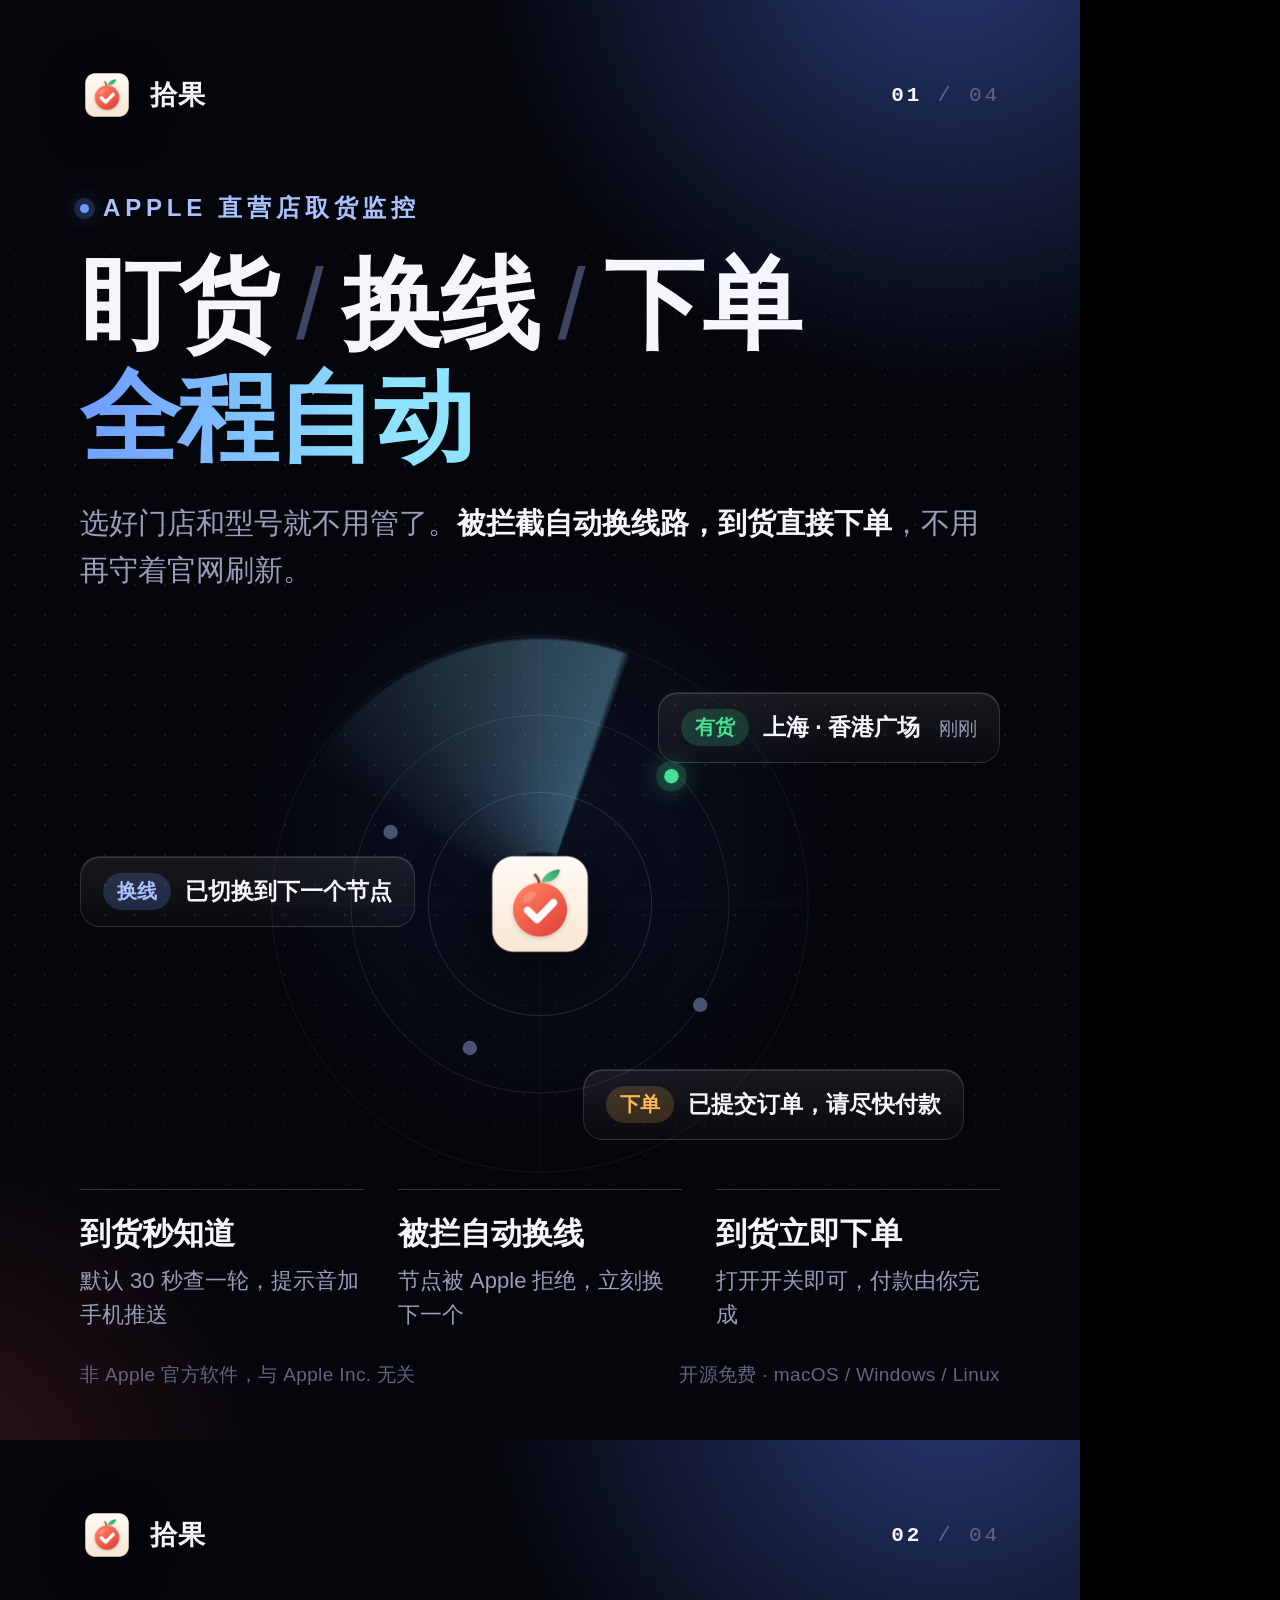
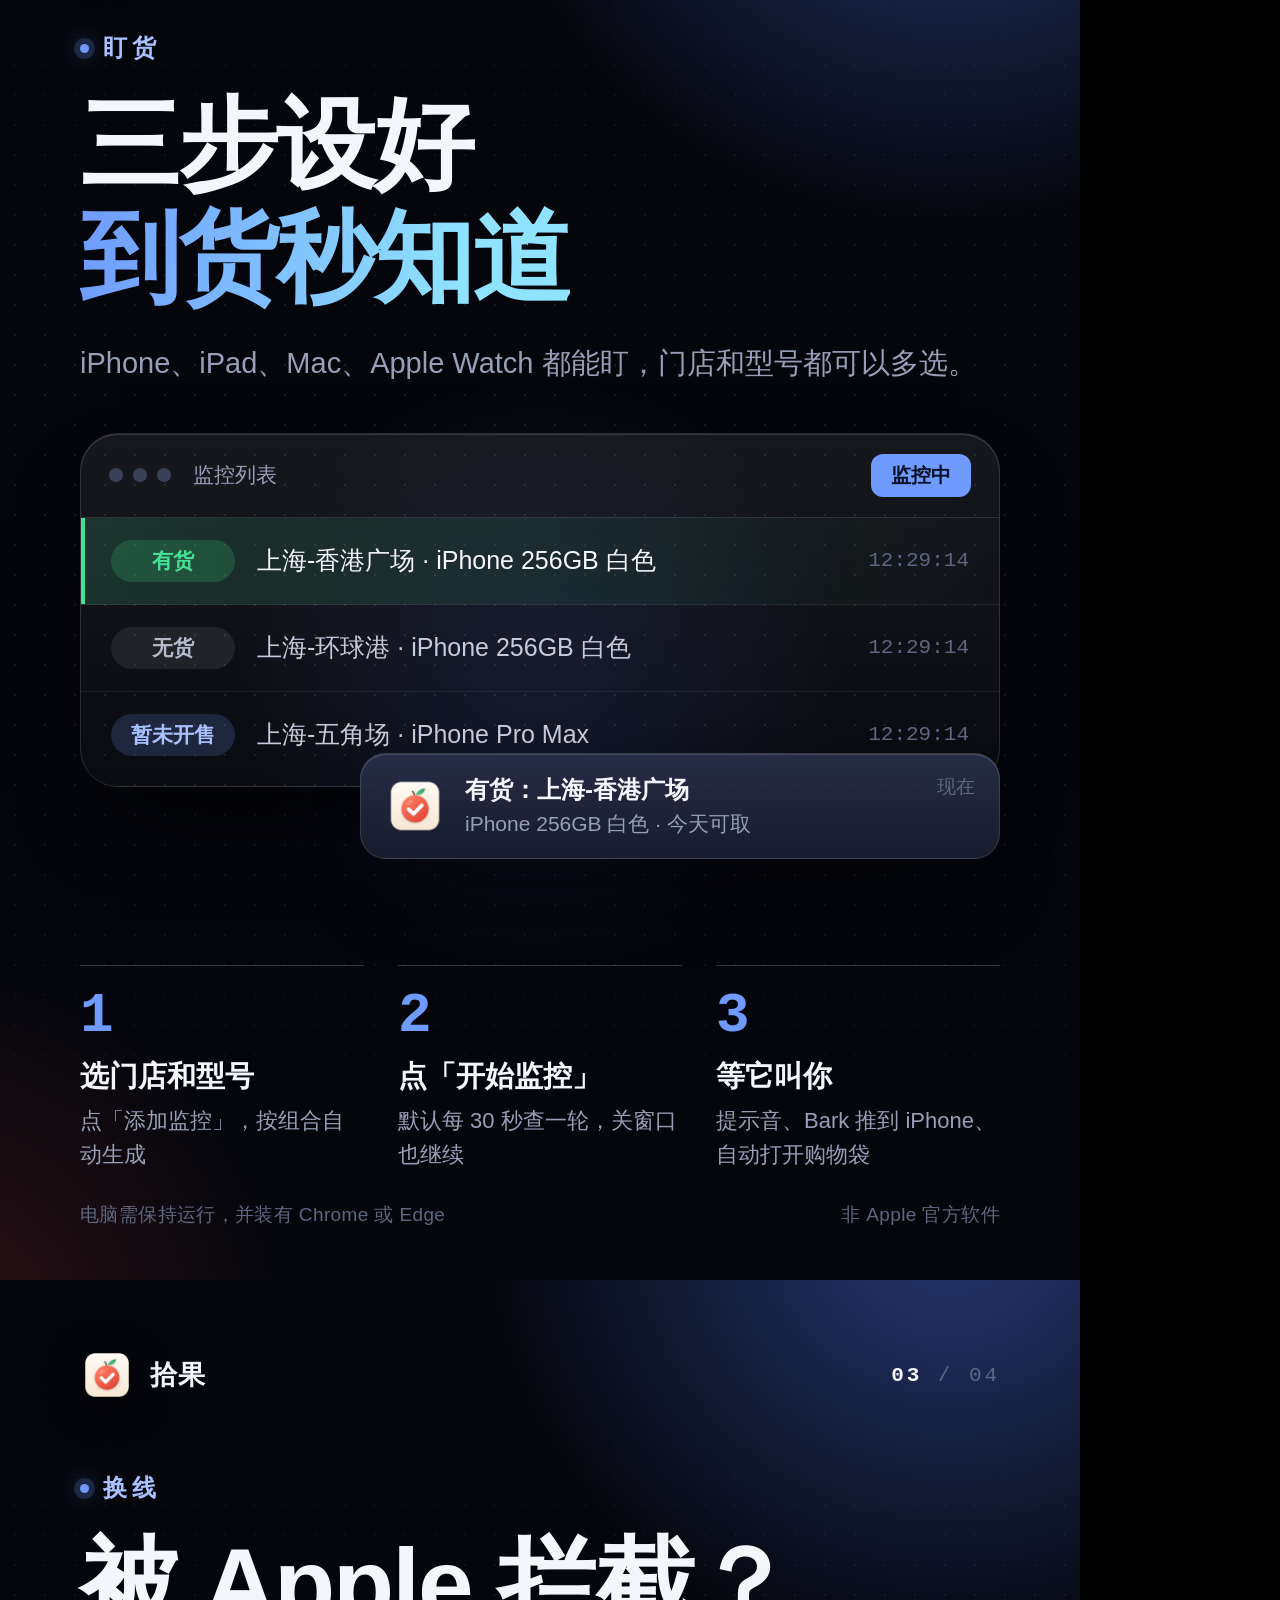
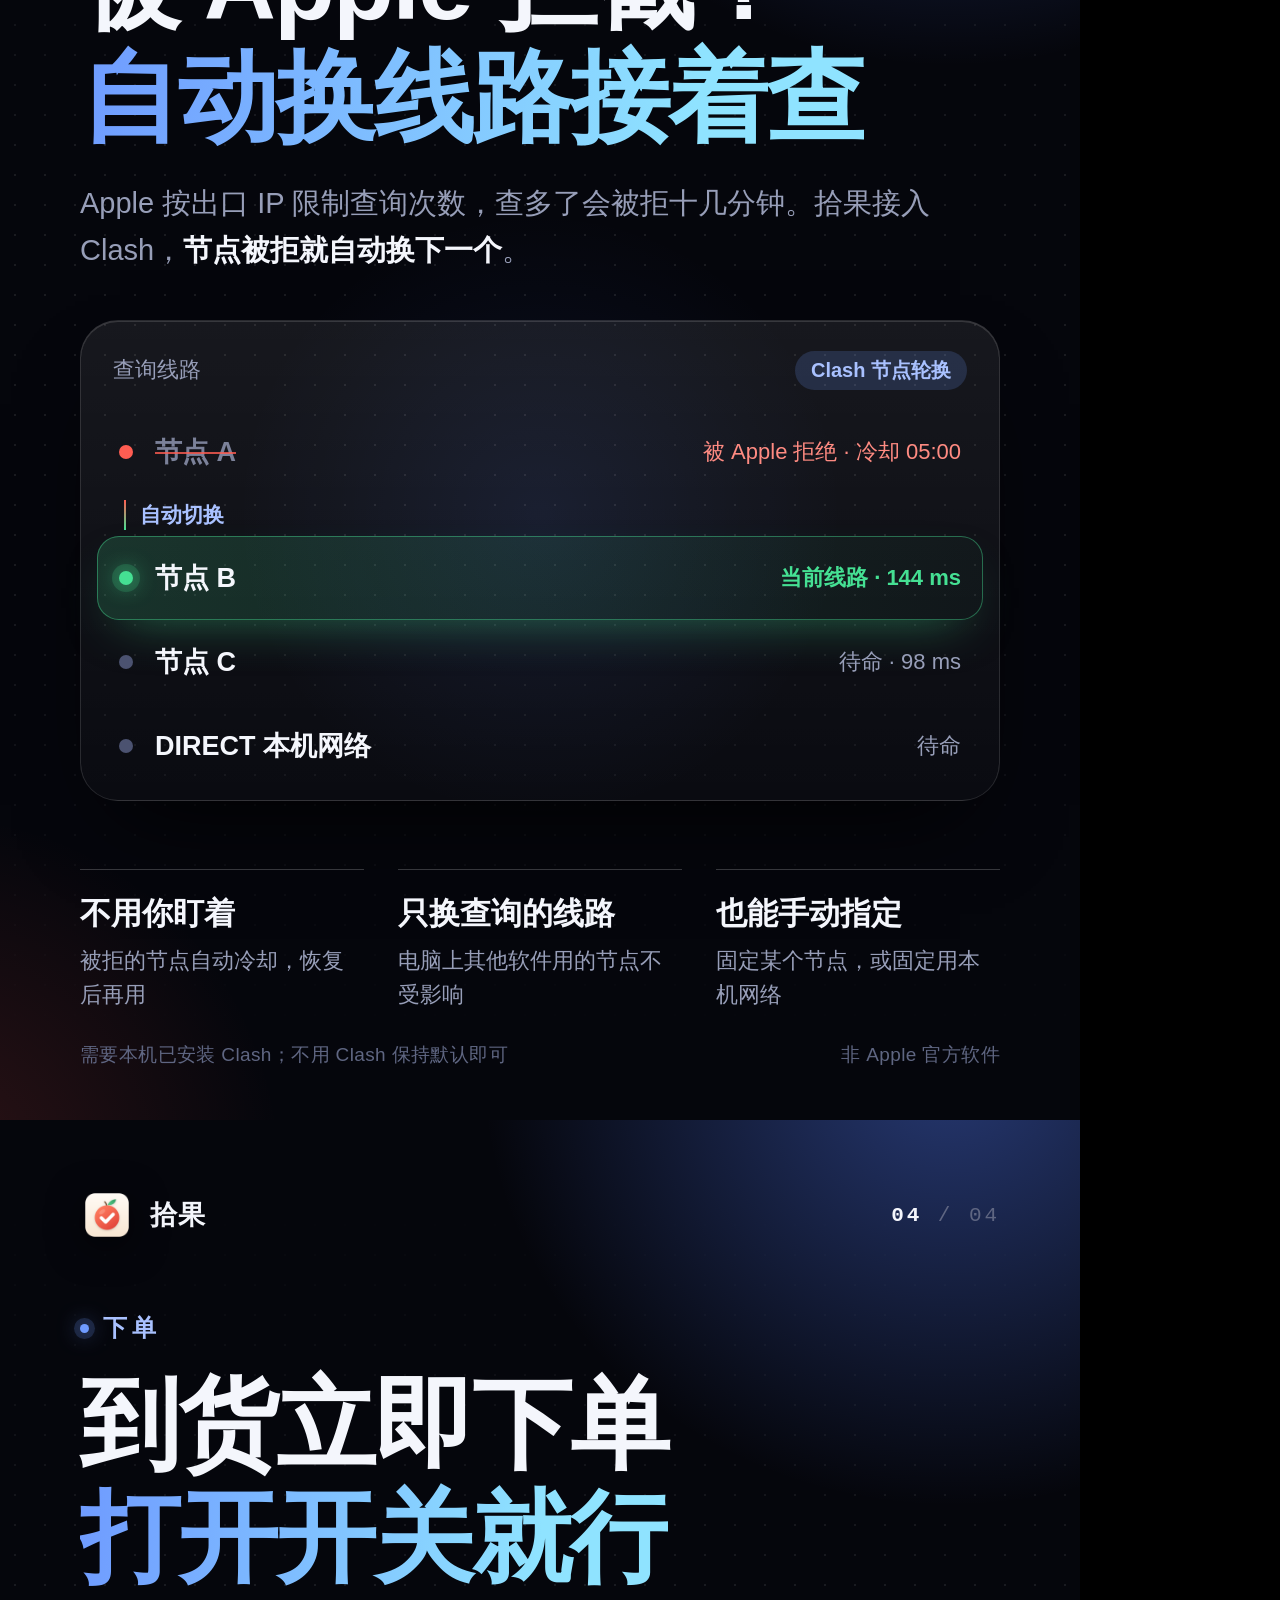
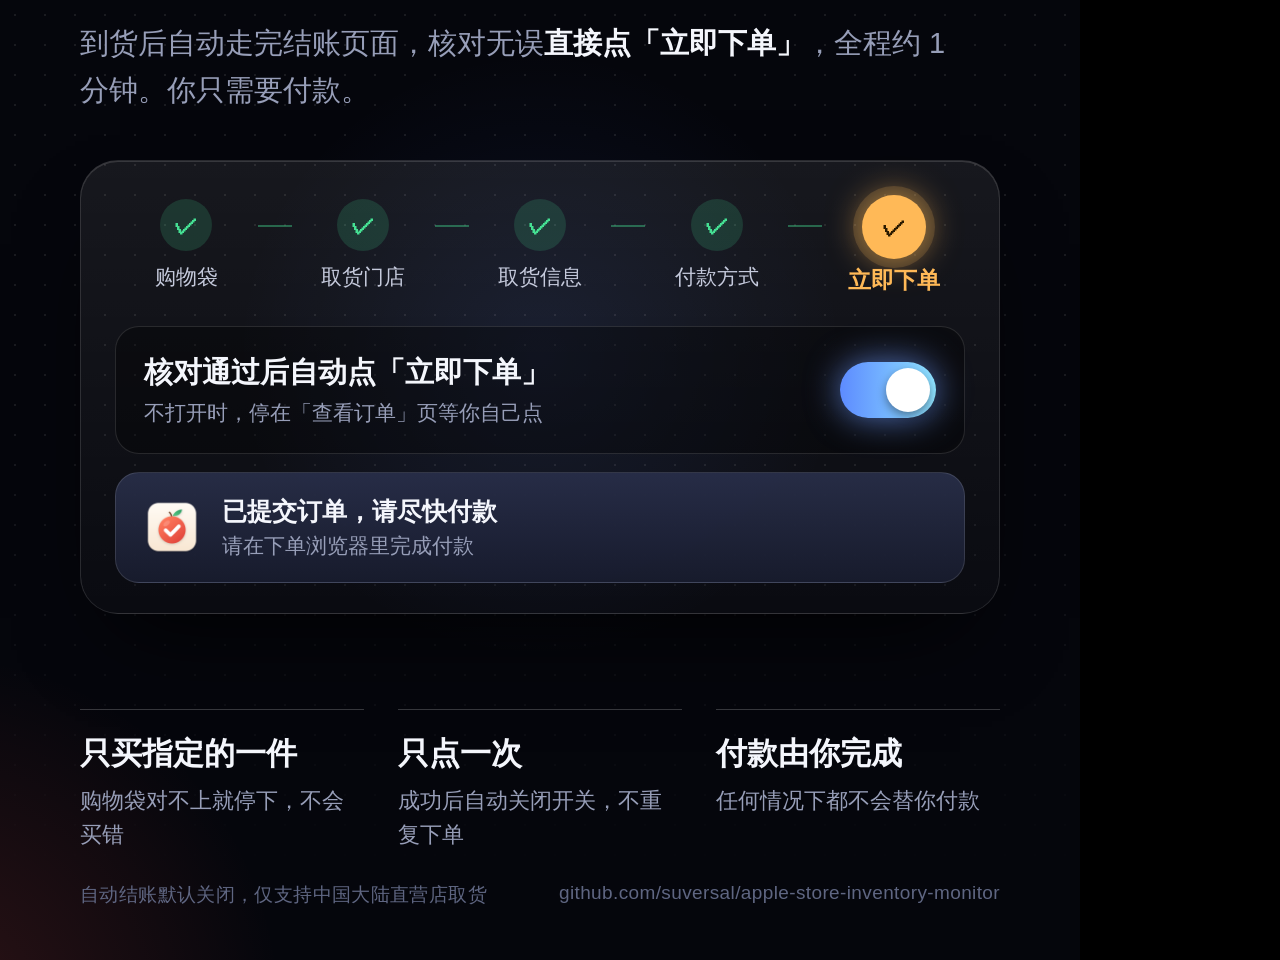
<file: docs/promo/poster.html>
<!doctype html>
<html lang="zh-CN">
<head>
<meta charset="utf-8">
<title>拾果 · 海报</title>
<style>
  :root {
    --ink: #05060c;
    --text: #f4f6fc;
    --muted: #979eb8;
    --dim: #5f6682;
    --line: rgba(255, 255, 255, 0.12);
    --blue: #6f9bff;
    --ice: #8fe3ff;
    --green: #45e093;
    --red: #ff5d52;
    --amber: #ffb957;
  }
  * { box-sizing: border-box; margin: 0; padding: 0; }
  html, body { background: #000; }
  body {
    font-family: -apple-system, BlinkMacSystemFont, "SF Pro Display", "PingFang SC", "Microsoft YaHei", sans-serif;
    color: var(--text);
    -webkit-font-smoothing: antialiased;
  }
  .mono { font-family: "SF Mono", Menlo, Consolas, monospace; }

  .slide {
    position: relative;
    display: flex;
    flex-direction: column;
    width: 1080px;
    height: 1440px;
    padding: 68px 80px 52px;
    overflow: hidden;
    background: var(--ink);
  }
  .slide::before {
    content: "";
    position: absolute; inset: 0;
    background:
      radial-gradient(62% 44% at 88% -4%, rgba(84, 126, 255, 0.42), transparent 70%),
      radial-gradient(46% 36% at -6% 104%, rgba(255, 86, 74, 0.16), transparent 70%),
      radial-gradient(40% 30% at 50% 58%, rgba(84, 126, 255, 0.10), transparent 70%);
  }
  .slide::after {
    content: "";
    position: absolute; inset: 0;
    background-image: radial-gradient(rgba(255, 255, 255, 0.085) 1px, transparent 1.4px);
    background-size: 30px 30px;
    -webkit-mask-image: linear-gradient(180deg, transparent 4%, #000 34%, #000 62%, transparent 96%);
  }
  .slide > * { position: relative; z-index: 1; }

  .top { display: flex; align-items: center; gap: 16px; }
  .top img { width: 54px; height: 54px; filter: drop-shadow(0 8px 18px rgba(0, 0, 0, 0.6)); }
  .top .name { font-size: 27px; font-weight: 700; letter-spacing: 0.04em; }
  .top .idx { margin-left: auto; color: var(--dim); font-size: 21px; letter-spacing: 0.14em; }
  .top .idx b { color: var(--text); font-weight: 600; }

  .kicker { display: inline-flex; align-items: center; gap: 14px; margin-top: 70px; color: #a9c1ff; font-size: 24px; font-weight: 600; letter-spacing: 0.2em; }
  .kicker::before { content: ""; width: 9px; height: 9px; border-radius: 50%; background: var(--blue); box-shadow: 0 0 0 6px rgba(111, 155, 255, 0.18), 0 0 22px var(--blue); }
  h1 { margin-top: 24px; font-size: 100px; line-height: 1.13; font-weight: 800; letter-spacing: -0.02em; }
  h1 .g { background: linear-gradient(96deg, #6f9bff 0%, #8fe3ff 78%); -webkit-background-clip: text; background-clip: text; color: transparent; }
  h1 .sl { margin: 0 20px; color: #3d4563; font-style: normal; font-weight: 300; }
  .sub { margin-top: 26px; max-width: 900px; color: var(--muted); font-size: 29px; line-height: 1.62; }
  .sub b { color: var(--text); font-weight: 600; }

  .glass {
    border: 1px solid var(--line);
    background: linear-gradient(180deg, rgba(255, 255, 255, 0.075), rgba(255, 255, 255, 0.022));
    box-shadow: 0 44px 90px -40px #000, inset 0 1px 0 rgba(255, 255, 255, 0.14);
  }
  .stage { margin-top: 46px; border-radius: 38px; }

  .cols { display: grid; grid-template-columns: repeat(3, 1fr); gap: 34px; margin-top: auto; }
  .cols > div { padding-top: 24px; border-top: 1px solid rgba(255, 255, 255, 0.2); }
  .cols .n { font-size: 31px; font-weight: 700; line-height: 1.3; }
  .cols .p { margin-top: 10px; color: var(--muted); font-size: 22px; line-height: 1.55; }
  .foot { display: flex; justify-content: space-between; margin-top: 30px; color: var(--dim); font-size: 19px; letter-spacing: 0.02em; }

  /* 01 封面：雷达 */
  .radar-wrap { position: relative; height: 560px; margin-top: 30px; }
  .radar { position: absolute; left: 50%; top: 50%; width: 600px; height: 600px; transform: translate(-50%, -50%) scale(0.9); }
  .radar svg { position: absolute; inset: 0; }
  .sweep { position: absolute; inset: 0; border-radius: 50%; background: conic-gradient(from 20deg, rgba(111, 155, 255, 0) 0deg, rgba(111, 155, 255, 0) 280deg, rgba(143, 227, 255, 0.34) 358deg, rgba(111, 155, 255, 0) 360deg); -webkit-mask-image: radial-gradient(circle, transparent 13%, #000 14%, #000 69%, transparent 70%); }
  .core { position: absolute; left: 50%; top: 50%; width: 132px; height: 132px; transform: translate(-50%, -50%); filter: drop-shadow(0 18px 40px rgba(0, 0, 0, 0.8)); }
  .blip { position: absolute; width: 16px; height: 16px; border-radius: 50%; }
  .blip.on { background: var(--green); box-shadow: 0 0 0 9px rgba(69, 224, 147, 0.16), 0 0 30px var(--green); }
  .blip.off { background: #4b5270; }
  .chip { position: absolute; display: flex; align-items: center; gap: 14px; padding: 16px 22px; border-radius: 20px; white-space: nowrap; }
  .chip .tg { padding: 5px 14px; border-radius: 999px; font-size: 20px; font-weight: 700; }
  .chip .tx { font-size: 23px; font-weight: 600; }
  .chip .sm { color: var(--muted); font-size: 19px; font-weight: 400; }
  .tg.ok { background: rgba(69, 224, 147, 0.18); color: var(--green); }
  .tg.rt { background: rgba(111, 155, 255, 0.2); color: #a9c1ff; }
  .tg.od { background: rgba(255, 185, 87, 0.18); color: var(--amber); }

  /* 02 盯货：窗口 */
  .win { padding: 0 0 8px; overflow: hidden; }
  .win .bar { display: flex; align-items: center; gap: 10px; padding: 20px 28px; border-bottom: 1px solid var(--line); }
  .win .bar i { width: 14px; height: 14px; border-radius: 50%; background: #3a4058; }
  .win .bar span { margin-left: 12px; color: var(--muted); font-size: 21px; }
  .win .bar em { margin-left: auto; padding: 8px 20px; border-radius: 12px; background: var(--blue); color: #071026; font-style: normal; font-size: 20px; font-weight: 700; }
  .rowi { display: flex; align-items: center; gap: 22px; padding: 22px 30px; border-bottom: 1px solid rgba(255, 255, 255, 0.07); font-size: 25px; }
  .rowi:last-child { border-bottom: 0; }
  .rowi .st { flex: none; width: 124px; padding: 7px 0; border-radius: 999px; text-align: center; font-size: 21px; font-weight: 700; }
  .rowi .t { margin-left: auto; color: var(--dim); font-size: 21px; }
  .rowi.hit { background: linear-gradient(90deg, rgba(69, 224, 147, 0.16), rgba(69, 224, 147, 0)); box-shadow: inset 4px 0 0 var(--green); }
  .st.in { background: rgba(69, 224, 147, 0.18); color: var(--green); }
  .st.out { background: rgba(255, 255, 255, 0.08); color: #b4b9cc; }
  .st.soon { background: rgba(111, 155, 255, 0.18); color: #a9c1ff; }
  .rowi .dimtx { color: #c5cadc; }
  .push { display: flex; align-items: center; gap: 20px; width: 640px; margin: -34px 0 0 auto; padding: 20px 24px; border-radius: 26px; background: linear-gradient(180deg, rgba(40, 46, 72, 0.96), rgba(24, 28, 46, 0.96)); }
  .push img { width: 60px; height: 60px; flex: none; }
  .push .a { font-size: 24px; font-weight: 700; }
  .push .b { margin-top: 4px; color: var(--muted); font-size: 21px; }
  .push .c { margin-left: auto; align-self: flex-start; color: var(--dim); font-size: 19px; }
  .steps3 { display: grid; grid-template-columns: repeat(3, 1fr); gap: 34px; margin-top: auto; }
  .steps3 > div { padding-top: 22px; border-top: 1px solid rgba(255, 255, 255, 0.2); }
  .steps3 .k { color: var(--blue); font-size: 56px; font-weight: 800; line-height: 1; letter-spacing: -0.03em; }
  .steps3 .n { margin-top: 14px; font-size: 29px; font-weight: 700; line-height: 1.3; }
  .steps3 .p { margin-top: 8px; color: var(--muted); font-size: 22px; line-height: 1.55; }

  /* 03 换线：节点 */
  .nodes { padding: 12px 0; }
  .nodes .hd { display: flex; align-items: center; padding: 18px 32px 20px; color: var(--muted); font-size: 22px; }
  .nodes .hd b { margin-left: auto; padding: 6px 16px; border-radius: 999px; background: rgba(111, 155, 255, 0.18); color: #a9c1ff; font-size: 20px; font-weight: 600; }
  .node { display: flex; align-items: center; gap: 22px; margin: 0 16px; padding: 24px 22px; border-radius: 22px; font-size: 27px; font-weight: 600; }
  .node .dot { flex: none; width: 14px; height: 14px; border-radius: 50%; background: #4b5270; }
  .node .r { margin-left: auto; color: var(--muted); font-size: 22px; font-weight: 400; }
  .node.bad { color: #7b8199; }
  .node.bad .nm { text-decoration: line-through; text-decoration-color: rgba(255, 93, 82, 0.8); }
  .node.bad .dot { background: var(--red); }
  .node.bad .r { color: #ff8b82; }
  .node.now { background: linear-gradient(90deg, rgba(69, 224, 147, 0.17), rgba(69, 224, 147, 0.03)); box-shadow: inset 0 0 0 1px rgba(69, 224, 147, 0.42), 0 20px 50px -24px rgba(69, 224, 147, 0.5); }
  .node.now .dot { background: var(--green); box-shadow: 0 0 0 7px rgba(69, 224, 147, 0.18), 0 0 22px var(--green); }
  .node.now .r { color: var(--green); font-weight: 600; }
  .hop { display: flex; align-items: center; gap: 14px; margin: 6px 0 6px 43px; color: #a9c1ff; font-size: 21px; font-weight: 600; }
  .hop::before { content: ""; width: 2px; height: 30px; background: linear-gradient(var(--red), var(--green)); }

  /* 04 下单 */
  .order { padding: 34px 34px 30px; }
  .rail { display: flex; align-items: center; }
  .rail .s { flex: 1; text-align: center; }
  .rail .c { display: grid; place-items: center; width: 52px; height: 52px; margin: 0 auto; border-radius: 50%; background: rgba(69, 224, 147, 0.16); color: var(--green); font-size: 24px; font-weight: 800; }
  .rail .l { margin-top: 12px; color: #c5cadc; font-size: 21px; }
  .rail .ln { flex: none; width: 34px; height: 2px; margin-bottom: 38px; background: rgba(69, 224, 147, 0.4); }
  .rail .s.go .c { width: 64px; height: 64px; background: var(--amber); color: #2a1a00; box-shadow: 0 0 0 9px rgba(255, 185, 87, 0.16), 0 0 34px rgba(255, 185, 87, 0.7); }
  .rail .s.go .l { color: var(--amber); font-weight: 700; font-size: 23px; margin-top: 6px; }
  .tog { display: flex; align-items: center; gap: 24px; margin-top: 30px; padding: 26px 28px; border-radius: 24px; background: rgba(0, 0, 0, 0.34); border: 1px solid var(--line); }
  .tog .a { font-size: 29px; font-weight: 700; }
  .tog .b { margin-top: 6px; color: var(--muted); font-size: 21px; }
  .sw { position: relative; flex: none; width: 96px; height: 56px; margin-left: auto; border-radius: 999px; background: linear-gradient(90deg, #5d8bff, #8fe3ff); box-shadow: 0 0 34px rgba(111, 155, 255, 0.7); }
  .sw::after { content: ""; position: absolute; top: 6px; left: 46px; width: 44px; height: 44px; border-radius: 50%; background: #fff; box-shadow: 0 4px 10px rgba(0, 0, 0, 0.4); }
  .done { display: flex; align-items: center; gap: 20px; margin-top: 18px; padding: 22px 26px; border-radius: 24px; background: linear-gradient(180deg, rgba(40, 46, 72, 0.96), rgba(24, 28, 46, 0.96)); border: 1px solid var(--line); }
  .done img { width: 60px; height: 60px; flex: none; }
  .done .a { font-size: 25px; font-weight: 700; }
  .done .b { margin-top: 4px; color: var(--muted); font-size: 21px; }
</style>
</head>
<body>

<!-- 1 封面 -->
<section class="slide" data-n="1">
  <div class="top"><img src="../../assets/icon.png" alt=""><span class="name">拾果</span><span class="idx mono"><b>01</b> / 04</span></div>
  <div class="kicker">APPLE 直营店取货监控</div>
  <h1>盯货<i class="sl">/</i>换线<i class="sl">/</i>下单<br><span class="g">全程自动</span></h1>
  <p class="sub">选好门店和型号就不用管了。<b>被拦截自动换线路，到货直接下单</b>，不用再守着官网刷新。</p>
  <div class="radar-wrap">
    <div class="radar">
      <svg viewBox="0 0 600 600" fill="none">
        <circle cx="300" cy="300" r="298" stroke="rgba(255,255,255,0.07)"/>
        <circle cx="300" cy="300" r="210" stroke="rgba(255,255,255,0.11)"/>
        <circle cx="300" cy="300" r="124" stroke="rgba(255,255,255,0.15)"/>
        <path d="M300 2V598M2 300H598" stroke="rgba(255,255,255,0.05)"/>
      </svg>
      <div class="sweep"></div>
      <img class="core" src="../../assets/icon.png" alt="">
      <span class="blip on" style="left:438px;top:150px"></span>
      <span class="blip off" style="left:126px;top:212px"></span>
      <span class="blip off" style="left:214px;top:452px"></span>
      <span class="blip off" style="left:470px;top:404px"></span>
    </div>
    <div class="chip glass" style="right:0;top:68px"><span class="tg ok">有货</span><span class="tx">上海 · 香港广场<span class="sm">　刚刚</span></span></div>
    <div class="chip glass" style="left:0;top:232px"><span class="tg rt">换线</span><span class="tx">已切换到下一个节点</span></div>
    <div class="chip glass" style="right:36px;bottom:44px"><span class="tg od">下单</span><span class="tx">已提交订单，请尽快付款</span></div>
  </div>
  <div class="cols">
    <div><div class="n">到货秒知道</div><div class="p">默认 30 秒查一轮，提示音加手机推送</div></div>
    <div><div class="n">被拦自动换线</div><div class="p">节点被 Apple 拒绝，立刻换下一个</div></div>
    <div><div class="n">到货立即下单</div><div class="p">打开开关即可，付款由你完成</div></div>
  </div>
  <div class="foot"><span>非 Apple 官方软件，与 Apple Inc. 无关</span><span>开源免费 · macOS / Windows / Linux</span></div>
</section>

<!-- 2 盯货 -->
<section class="slide" data-n="2">
  <div class="top"><img src="../../assets/icon.png" alt=""><span class="name">拾果</span><span class="idx mono"><b>02</b> / 04</span></div>
  <div class="kicker">盯货</div>
  <h1>三步设好<br><span class="g">到货秒知道</span></h1>
  <p class="sub">iPhone、iPad、Mac、Apple Watch 都能盯，门店和型号都可以多选。</p>
  <div class="stage glass win">
    <div class="bar"><i></i><i></i><i></i><span>监控列表</span><em>监控中</em></div>
    <div class="rowi hit"><span class="st in">有货</span><span>上海-香港广场 · iPhone 256GB 白色</span><span class="t mono">12:29:14</span></div>
    <div class="rowi"><span class="st out">无货</span><span class="dimtx">上海-环球港 · iPhone 256GB 白色</span><span class="t mono">12:29:14</span></div>
    <div class="rowi"><span class="st soon">暂未开售</span><span class="dimtx">上海-五角场 · iPhone Pro Max</span><span class="t mono">12:29:14</span></div>
  </div>
  <div class="push glass"><img src="../../assets/icon.png" alt=""><div><div class="a">有货：上海-香港广场</div><div class="b">iPhone 256GB 白色 · 今天可取</div></div><span class="c">现在</span></div>
  <div class="steps3">
    <div><div class="k mono">1</div><div class="n">选门店和型号</div><div class="p">点「添加监控」，按组合自动生成</div></div>
    <div><div class="k mono">2</div><div class="n">点「开始监控」</div><div class="p">默认每 30 秒查一轮，关窗口也继续</div></div>
    <div><div class="k mono">3</div><div class="n">等它叫你</div><div class="p">提示音、Bark 推到 iPhone、自动打开购物袋</div></div>
  </div>
  <div class="foot"><span>电脑需保持运行，并装有 Chrome 或 Edge</span><span>非 Apple 官方软件</span></div>
</section>

<!-- 3 换线 -->
<section class="slide" data-n="3">
  <div class="top"><img src="../../assets/icon.png" alt=""><span class="name">拾果</span><span class="idx mono"><b>03</b> / 04</span></div>
  <div class="kicker">换线</div>
  <h1>被 Apple 拦截？<br><span class="g">自动换线路接着查</span></h1>
  <p class="sub">Apple 按出口 IP 限制查询次数，查多了会被拒十几分钟。拾果接入 Clash，<b>节点被拒就自动换下一个</b>。</p>
  <div class="stage glass nodes">
    <div class="hd"><span>查询线路</span><b>Clash 节点轮换</b></div>
    <div class="node bad"><span class="dot"></span><span class="nm">节点 A</span><span class="r">被 Apple 拒绝 · 冷却 05:00</span></div>
    <div class="hop">自动切换</div>
    <div class="node now"><span class="dot"></span><span>节点 B</span><span class="r">当前线路 · 144 ms</span></div>
    <div class="node"><span class="dot"></span><span>节点 C</span><span class="r">待命 · 98 ms</span></div>
    <div class="node"><span class="dot"></span><span>DIRECT 本机网络</span><span class="r">待命</span></div>
  </div>
  <div class="cols">
    <div><div class="n">不用你盯着</div><div class="p">被拒的节点自动冷却，恢复后再用</div></div>
    <div><div class="n">只换查询的线路</div><div class="p">电脑上其他软件用的节点不受影响</div></div>
    <div><div class="n">也能手动指定</div><div class="p">固定某个节点，或固定用本机网络</div></div>
  </div>
  <div class="foot"><span>需要本机已安装 Clash；不用 Clash 保持默认即可</span><span>非 Apple 官方软件</span></div>
</section>

<!-- 4 下单 -->
<section class="slide" data-n="4">
  <div class="top"><img src="../../assets/icon.png" alt=""><span class="name">拾果</span><span class="idx mono"><b>04</b> / 04</span></div>
  <div class="kicker">下单</div>
  <h1>到货立即下单<br><span class="g">打开开关就行</span></h1>
  <p class="sub">到货后自动走完结账页面，核对无误<b>直接点「立即下单」</b>，全程约 1 分钟。你只需要付款。</p>
  <div class="stage glass order">
    <div class="rail">
      <div class="s"><div class="c">✓</div><div class="l">购物袋</div></div><span class="ln"></span>
      <div class="s"><div class="c">✓</div><div class="l">取货门店</div></div><span class="ln"></span>
      <div class="s"><div class="c">✓</div><div class="l">取货信息</div></div><span class="ln"></span>
      <div class="s"><div class="c">✓</div><div class="l">付款方式</div></div><span class="ln"></span>
      <div class="s go"><div class="c">✓</div><div class="l">立即下单</div></div>
    </div>
    <div class="tog"><div><div class="a">核对通过后自动点「立即下单」</div><div class="b">不打开时，停在「查看订单」页等你自己点</div></div><span class="sw"></span></div>
    <div class="done"><img src="../../assets/icon.png" alt=""><div><div class="a">已提交订单，请尽快付款</div><div class="b">请在下单浏览器里完成付款</div></div></div>
  </div>
  <div class="cols">
    <div><div class="n">只买指定的一件</div><div class="p">购物袋对不上就停下，不会买错</div></div>
    <div><div class="n">只点一次</div><div class="p">成功后自动关闭开关，不重复下单</div></div>
    <div><div class="n">付款由你完成</div><div class="p">任何情况下都不会替你付款</div></div>
  </div>
  <div class="foot"><span>自动结账默认关闭，仅支持中国大陆直营店取货</span><span>github.com/suversal/apple-store-inventory-monitor</span></div>
</section>

<script>
  // 加 ?s=N 只显示第 N 张，便于逐张截图导出。
  const only = new URLSearchParams(location.search).get("s");
  if (only) document.querySelectorAll(".slide").forEach((el) => { if (el.dataset.n !== only) el.remove(); });
</script>
</body>
</html>
</file>
